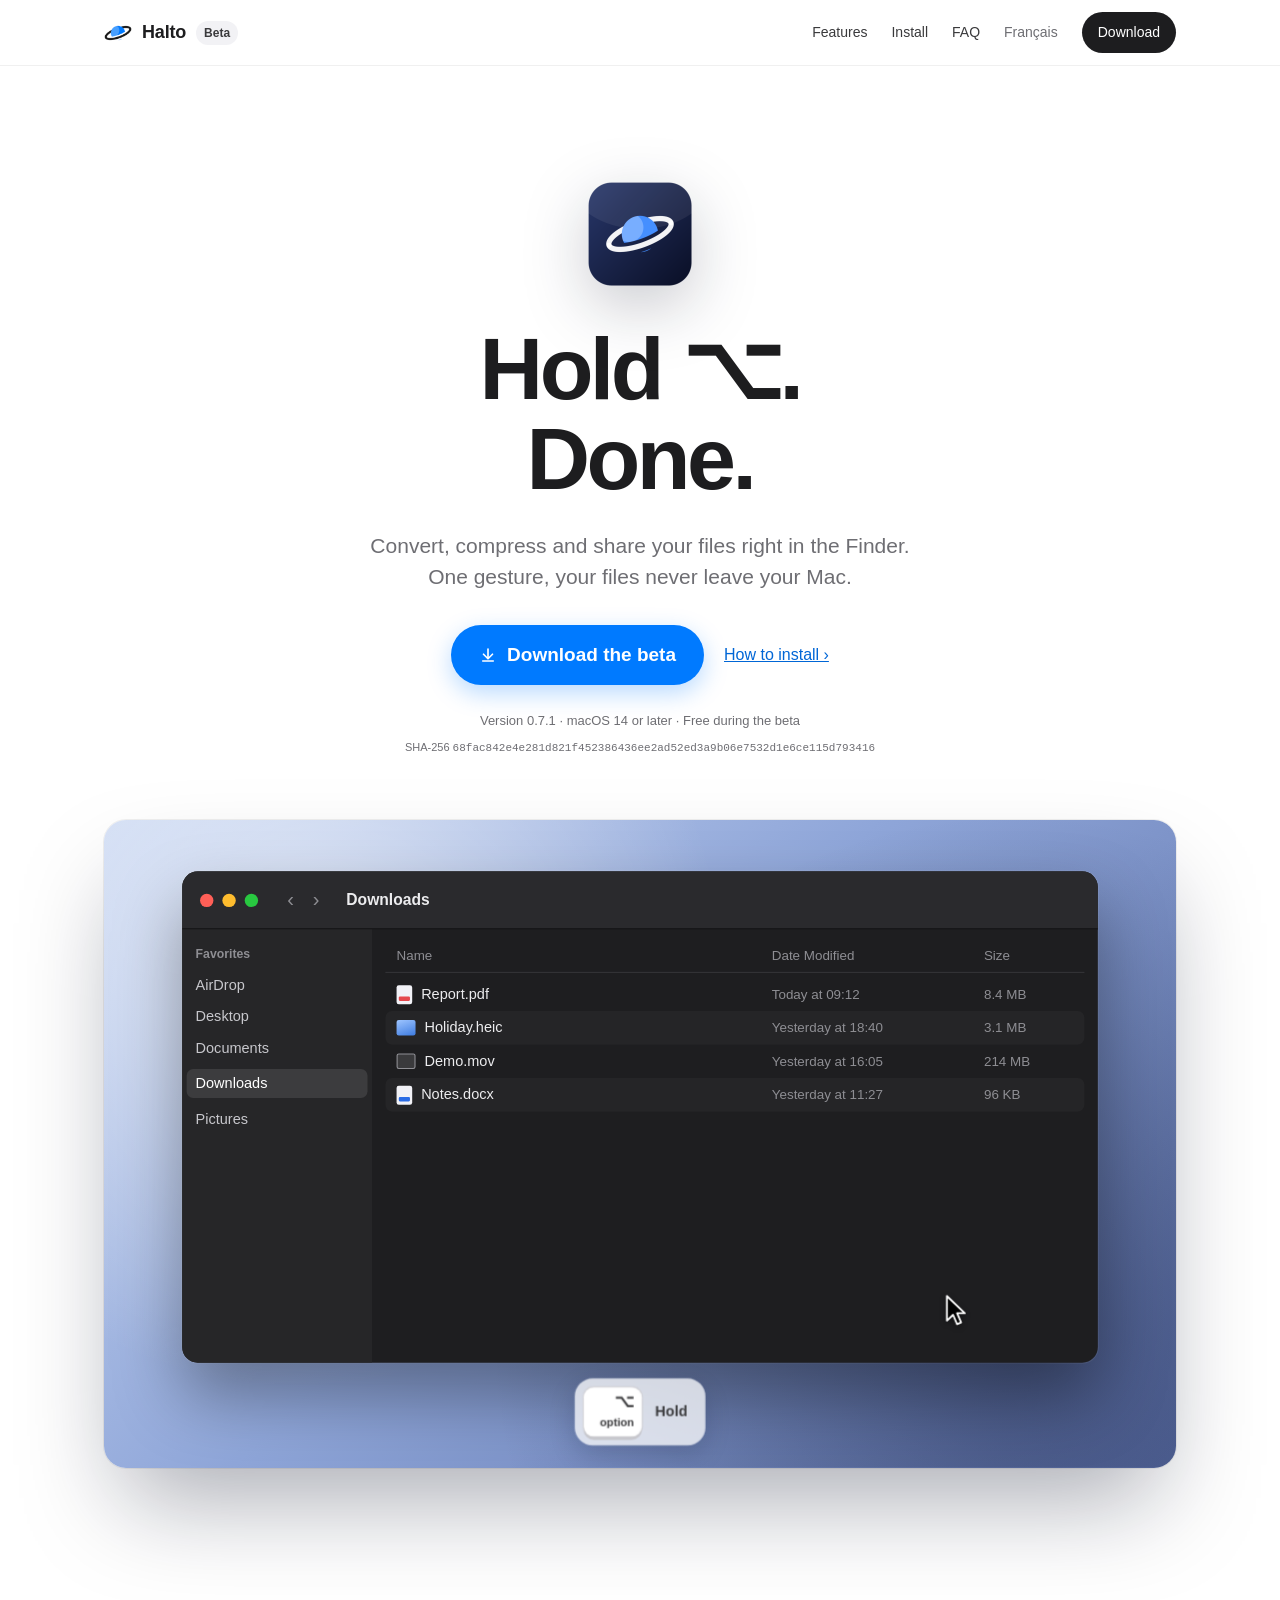
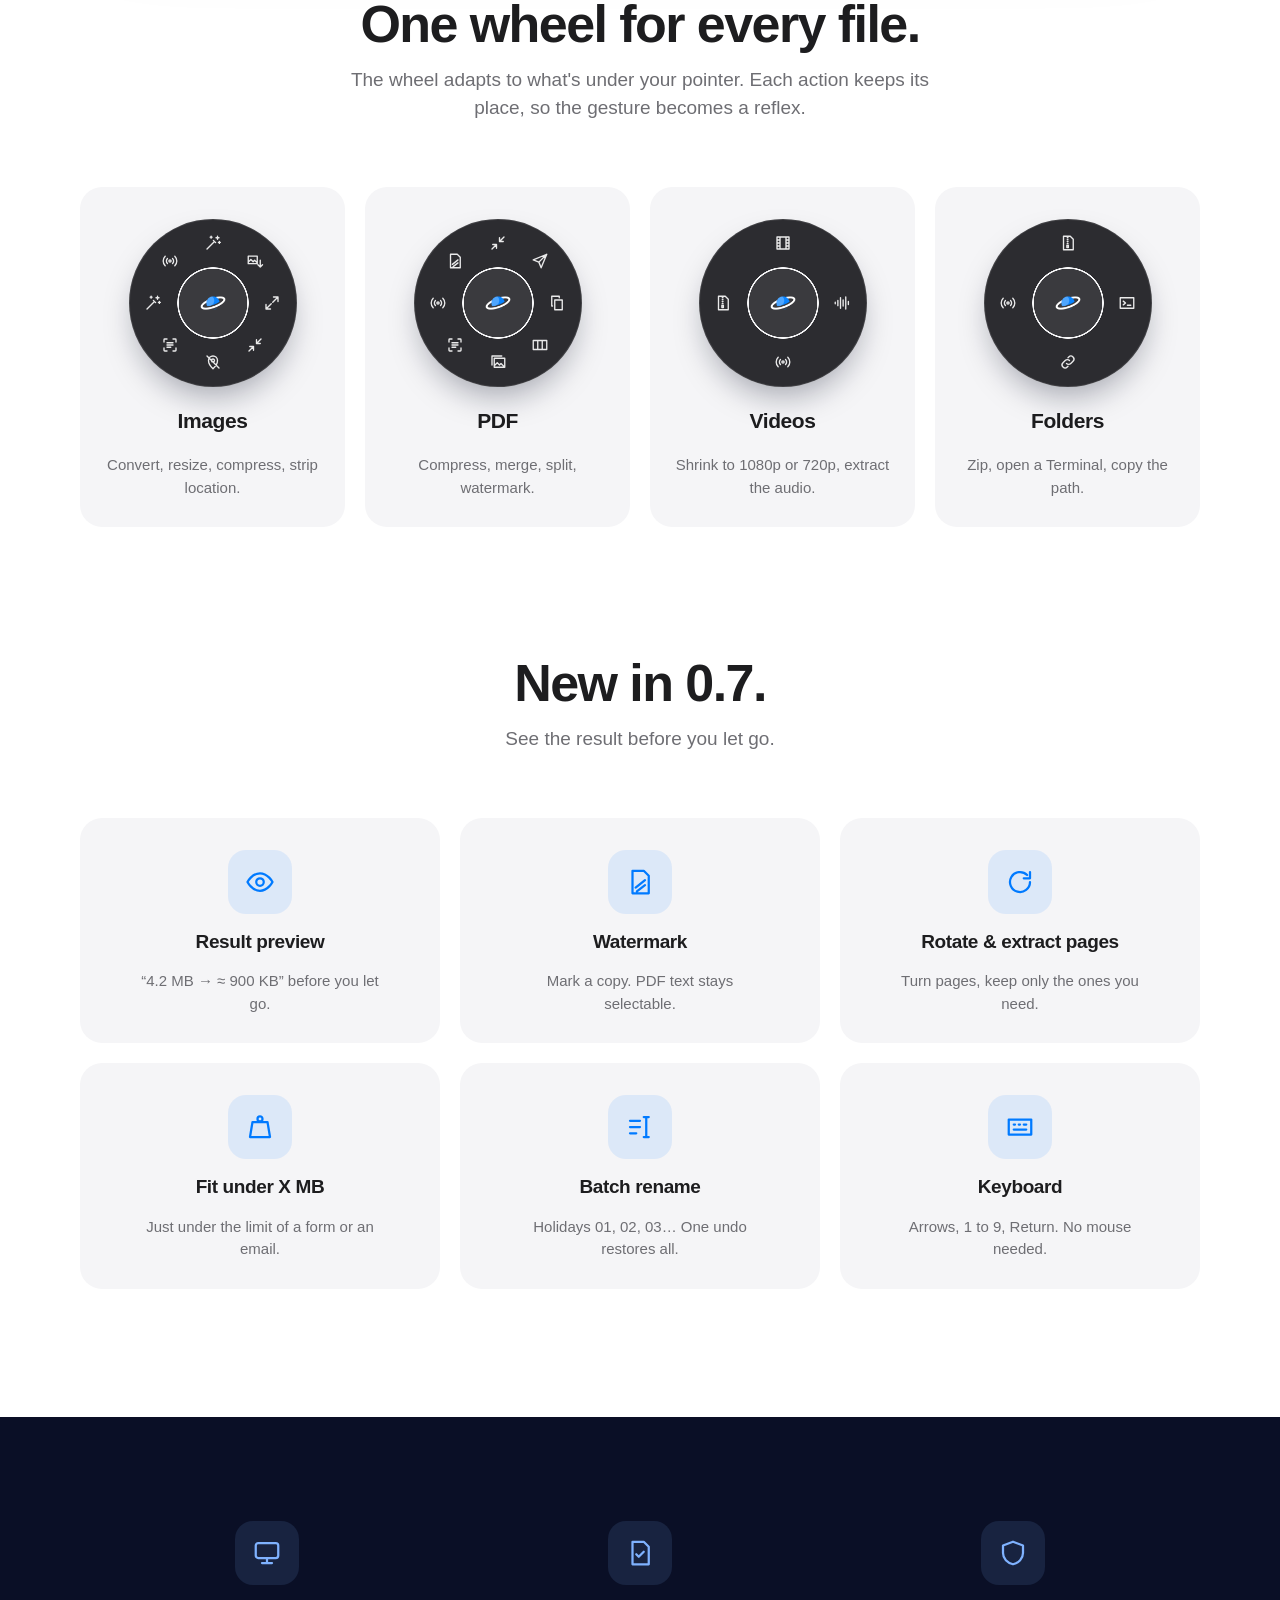
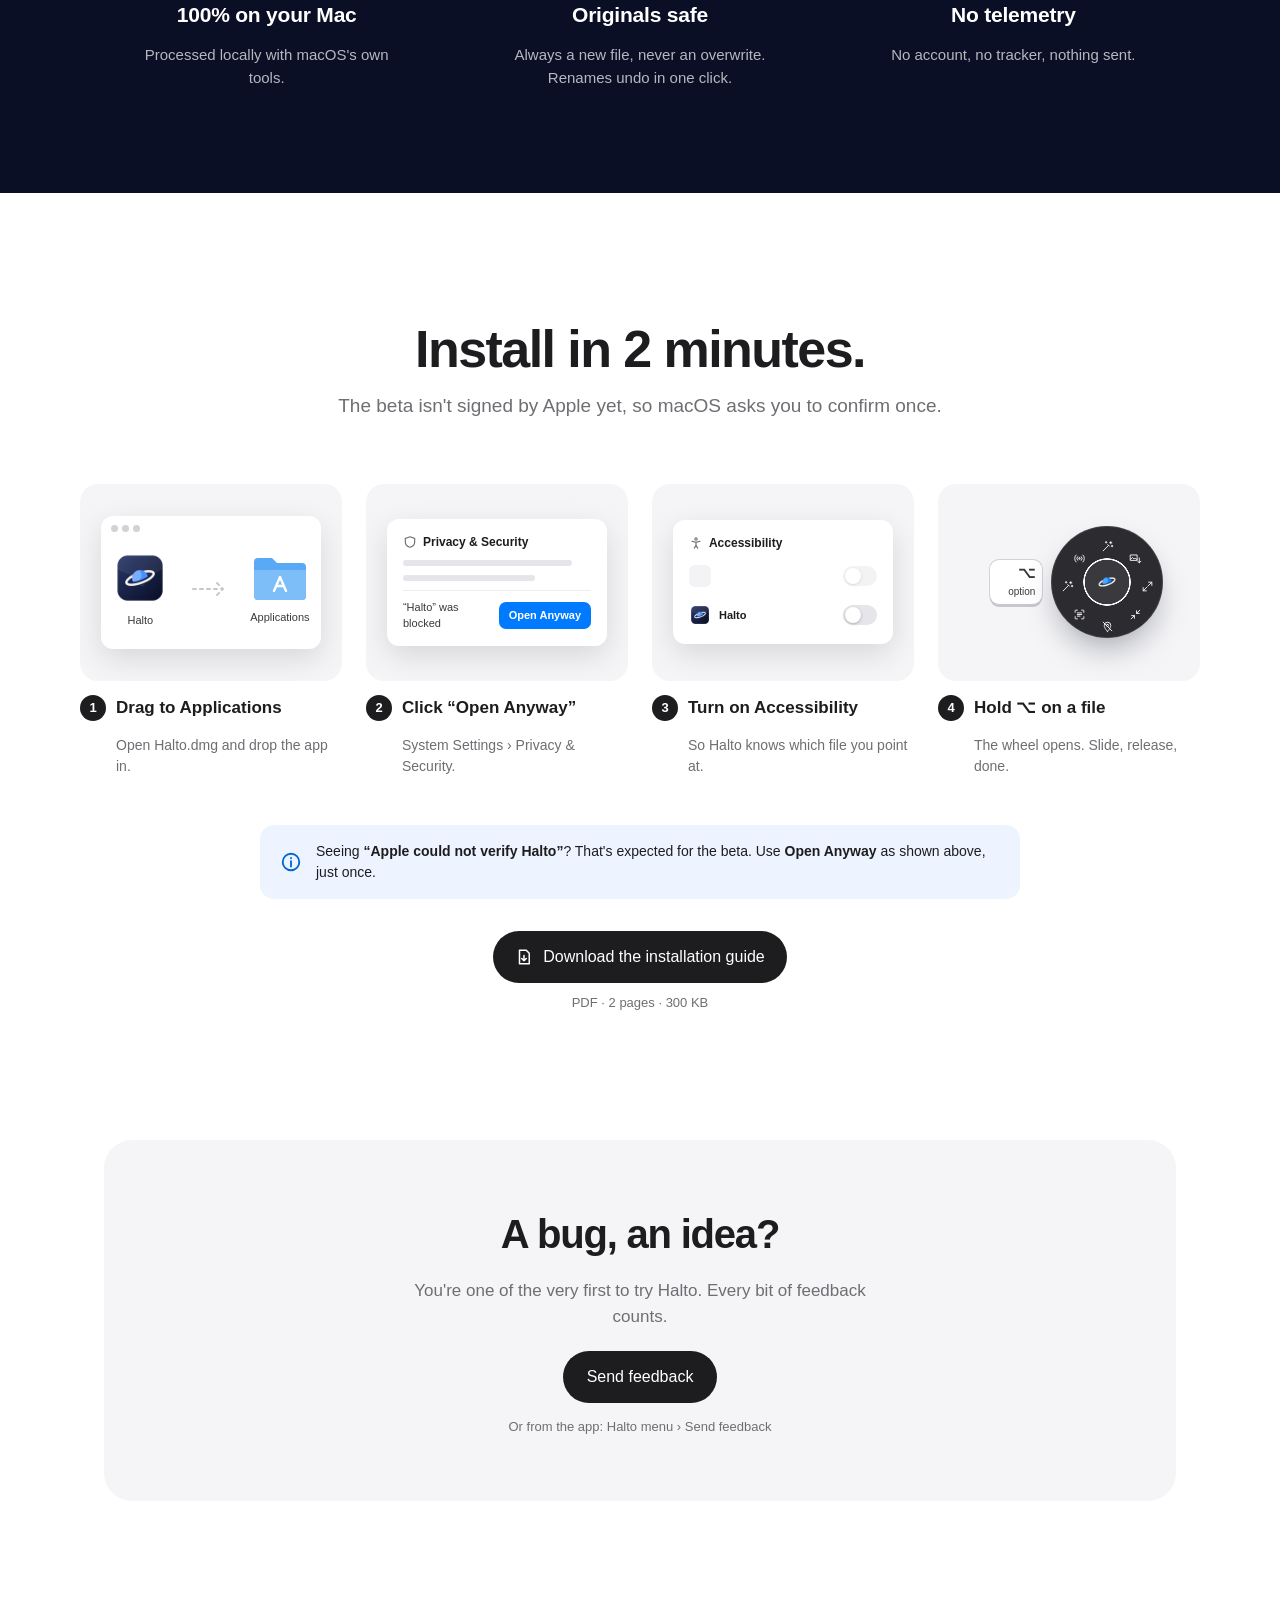
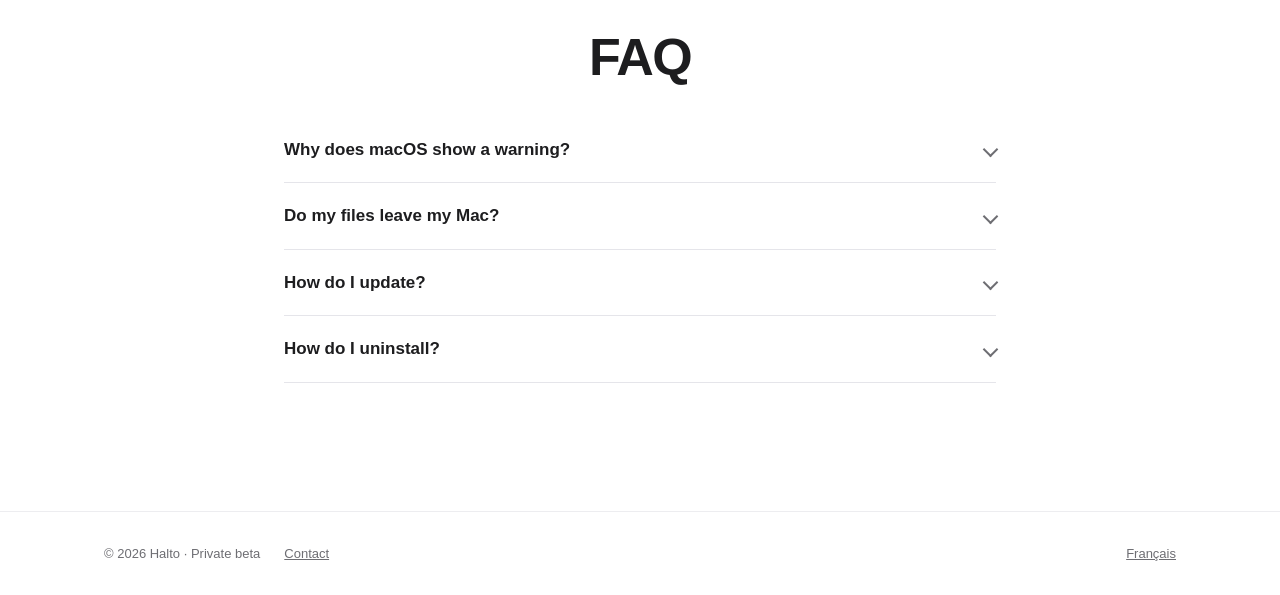
<file: index.html>
<!doctype html>
<html lang="en" class="nojs">
<head>
<meta charset="utf-8">
<meta name="viewport" content="width=device-width, initial-scale=1">
<title>Halto – Hold ⌥. Done.</title>
<meta name="description" content="Halto transforms your files right in the Finder with a single gesture. Your files stay on your Mac. Free beta for macOS 14 and later.">
<meta name="robots" content="noindex">
<meta http-equiv="Content-Security-Policy" content="default-src 'self'; script-src 'self'; style-src 'self' 'unsafe-inline'; img-src 'self'; object-src 'none'; base-uri 'none'; form-action 'none'">
<meta name="referrer" content="no-referrer">
<link rel="alternate" hreflang="fr" href="fr/">
<link rel="icon" type="image/png" href="assets/favicon.png">
<link rel="apple-touch-icon" href="assets/apple-touch-icon.png">
<link rel="stylesheet" href="assets/style.css">
<meta property="og:title" content="Halto – Hold ⌥. Done.">
<meta property="og:description" content="Convert, compress and resize your files in the Finder with a single gesture.">
<meta property="og:image" content="assets/halto-icone.png">
</head>
<body data-assets="assets/">

<header class="nav">
<nav class="wrap" aria-label="Main navigation">
<a class="brand" href="#top"><img src="assets/halto-logo.png" alt=""><b>Halto</b><span class="pill">Beta</span></a>
<div class="links">
<a href="#wheels">Features</a>
<a href="#install">Install</a>
<a href="#faq">FAQ</a>
<a class="lang" href="fr/" hreflang="fr" lang="fr">Français</a>
<a class="btn-dark" href="#download">Download</a>
</div>
</nav>
</header>

<main>
<section id="top" class="wrap hero">
<img class="icon reveal" src="assets/halto-icone.png" alt="Halto icon" width="128" height="128">
<h1 class="reveal" style="--d: .08s">Hold ⌥.<br>Done.</h1>
<p class="lead reveal" style="--d: .16s">Convert, compress and share your files right in the Finder. One gesture, your files never leave your Mac.</p>
<div id="download" class="cta reveal" style="--d: .24s">
<a class="btn-main" href="https://github.com/plusjamaisaterre/Halto-beta/releases/latest/download/Halto.dmg">
<svg width="18" height="18" viewBox="0 0 24 24" fill="none" stroke="currentColor" stroke-width="2.2" stroke-linecap="round" stroke-linejoin="round" aria-hidden="true"><path d="M12 4v12"/><path d="M6 11l6 6 6-6"/><path d="M5 20h14"/></svg>
Download the beta
</a>
<a href="#install">How to install ›</a>
</div>
<p class="meta reveal" style="--d: .3s">Version 0.7.1 · macOS 14 or later · Free during the beta</p>
<p class="meta sha reveal" style="--d: .34s">SHA-256 <code>68fac842e4e281d821f452386436ee2ad52ed3a9b06e7532d1e6ce115d793416</code></p>
</section>

<section class="wrap demo reveal" aria-label="Demo">
<div class="stage-wrap" role="img" aria-label="Animation: in the Finder, the cursor holds Option on a photo, a PDF and a video, and the Halto wheel converts, compresses and extracts the audio.">
<div class="stage" aria-hidden="true">
<div class="wall"></div>
<div class="finder">
<div class="fbar"><span class="dot" style="background:#FF5F57"></span><span class="dot" style="background:#FEBC2E"></span><span class="dot" style="background:#28C840"></span><span class="navb">‹ ›</span><span class="ttl">Downloads</span></div>
<div class="fbody">
<div class="fside"><small>Favorites</small><span>AirDrop</span><span>Desktop</span><span>Documents</span><span class="on">Downloads</span><span>Pictures</span></div>
<div class="flist">
<div class="fhead"><span>Name</span><span>Date Modified</span><span>Size</span></div>
<div class="rows"></div>
</div>
</div>
</div>
<div class="wheel">
<svg class="seg" width="260" height="260" viewBox="0 0 260 260"><defs><linearGradient id="segGrad" x1="0" y1="0" x2="0" y2="1"><stop offset="0" stop-color="#3D9BFF"/><stop offset="1" stop-color="#0066E0"/></linearGradient><filter id="glow" x="-50%" y="-50%" width="200%" height="200%"><feDropShadow dx="0" dy="0" stdDeviation="6" flood-color="#007AFF" flood-opacity="0.55"/></filter></defs><path d="" fill="url(#segGrad)" fill-opacity="0.9" stroke="rgba(255,255,255,0.35)" stroke-width="1" filter="url(#glow)"/></svg>
<div class="hub"><img src="assets/halto-logo-sombre.png" alt=""><b></b></div>
</div>
<div class="hud"><svg width="16" height="16" viewBox="0 0 24 24" aria-hidden="true"><circle cx="12" cy="12" r="10" fill="#34C759"/><path d="M7.5 12.5l3 3 6-6.5" fill="none" stroke="#FFFFFF" stroke-width="2.2" stroke-linecap="round" stroke-linejoin="round"/></svg><span></span></div>
<div class="cursor"><svg width="22" height="30" viewBox="0 0 22 30"><path d="M2 2v22l5.5-5.2 3.6 8.4 3.6-1.6-3.6-8.2H18z" fill="#000000" stroke="#FFFFFF" stroke-width="1.6" stroke-linejoin="round"/></svg></div>
<div class="key"><span class="cap"><b>⌥</b>option</span><span class="hold">Hold</span></div>
</div>
</div>
</section>

<section id="wheels" class="wrap section" style="padding-top: 0">
<div class="intro reveal">
<h2 class="h2">One wheel for every file.</h2>
<p class="lead">The wheel adapts to what's under your pointer. Each action keeps its place, so the gesture becomes a reflex.</p>
</div>
<div class="types">
<div class="type reveal"><div class="mini" data-set="image"></div><h3>Images</h3><p>Convert, resize, compress, strip location.</p></div>
<div class="type reveal" style="--d: .08s"><div class="mini" data-set="pdf"></div><h3>PDF</h3><p>Compress, merge, split, watermark.</p></div>
<div class="type reveal" style="--d: .16s"><div class="mini" data-set="video"></div><h3>Videos</h3><p>Shrink to 1080p or 720p, extract the audio.</p></div>
<div class="type reveal" style="--d: .24s"><div class="mini" data-set="folder"></div><h3>Folders</h3><p>Zip, open a Terminal, copy the path.</p></div>
</div>
</section>

<section id="new" class="wrap section new" style="padding-top: 0">
<div class="intro reveal">
<h2 class="h2">New in 0.7.</h2>
<p class="lead">See the result before you let go.</p>
</div>
<div class="types">
<div class="type reveal" style="--d: .00s"><span class="badge"><svg width="30" height="30" viewBox="0 0 24 24" fill="none" stroke="currentColor" stroke-width="1.8" stroke-linecap="round" stroke-linejoin="round" aria-hidden="true"><path d="M2 12s3.6-7 10-7 10 7 10 7-3.6 7-10 7S2 12 2 12zM12 9a3 3 0 1 0 0 6a3 3 0 1 0 0-6"/></svg></span><h3>Result preview</h3><p>“4.2 MB → ≈ 900 KB” before you let go.</p></div>
<div class="type reveal" style="--d: .06s"><span class="badge"><svg width="30" height="30" viewBox="0 0 24 24" fill="none" stroke="currentColor" stroke-width="1.8" stroke-linecap="round" stroke-linejoin="round" aria-hidden="true"><path d="M6 3h9l4 4v14H6zM8.5 16.5l7.5-6M9.5 19.5l6.5-5"/></svg></span><h3>Watermark</h3><p>Mark a copy. PDF text stays selectable.</p></div>
<div class="type reveal" style="--d: .12s"><span class="badge"><svg width="30" height="30" viewBox="0 0 24 24" fill="none" stroke="currentColor" stroke-width="1.8" stroke-linecap="round" stroke-linejoin="round" aria-hidden="true"><path d="M20 12a8 8 0 1 1-2.3-5.6M20 4v5h-5"/></svg></span><h3>Rotate &amp; extract pages</h3><p>Turn pages, keep only the ones you need.</p></div>
<div class="type reveal" style="--d: .18s"><span class="badge"><svg width="30" height="30" viewBox="0 0 24 24" fill="none" stroke="currentColor" stroke-width="1.8" stroke-linecap="round" stroke-linejoin="round" aria-hidden="true"><path d="M12 3.5a2 2 0 1 0 0 4a2 2 0 1 0 0-4M6 8h12l2 12H4z"/></svg></span><h3>Fit under X MB</h3><p>Just under the limit of a form or an email.</p></div>
<div class="type reveal" style="--d: .24s"><span class="badge"><svg width="30" height="30" viewBox="0 0 24 24" fill="none" stroke="currentColor" stroke-width="1.8" stroke-linecap="round" stroke-linejoin="round" aria-hidden="true"><path d="M4 7h8M4 12h8M4 17h5M17 4v16M15 4h4M15 20h4"/></svg></span><h3>Batch rename</h3><p>Holidays 01, 02, 03… One undo restores all.</p></div>
<div class="type reveal" style="--d: .30s"><span class="badge"><svg width="30" height="30" viewBox="0 0 24 24" fill="none" stroke="currentColor" stroke-width="1.8" stroke-linecap="round" stroke-linejoin="round" aria-hidden="true"><path d="M3 6h18v12H3zM7 10h1M11 10h1M15 10h2M7 14h10"/></svg></span><h3>Keyboard</h3><p>Arrows, 1 to 9, Return. No mouse needed.</p></div>
</div>
</section>

<section class="trust" aria-label="Privacy">
<div class="wrap grid3">
<div class="reveal">
<span class="badge"><svg width="30" height="30" viewBox="0 0 24 24" fill="none" stroke="currentColor" stroke-width="1.8" stroke-linecap="round" stroke-linejoin="round" aria-hidden="true"><rect x="3" y="4" width="18" height="12" rx="2"/><path d="M8 20h8M12 16v4"/></svg></span>
<b>100% on your Mac</b>
<p>Processed locally with macOS's own tools.</p>
</div>
<div class="reveal" style="--d: .08s">
<span class="badge"><svg width="30" height="30" viewBox="0 0 24 24" fill="none" stroke="currentColor" stroke-width="1.8" stroke-linecap="round" stroke-linejoin="round" aria-hidden="true"><path d="M6 3h9l4 4v14H6z"/><path d="M9 13l2 2 4-4"/></svg></span>
<b>Originals safe</b>
<p>Always a new file, never an overwrite. Renames undo in one click.</p>
</div>
<div class="reveal" style="--d: .16s">
<span class="badge"><svg width="30" height="30" viewBox="0 0 24 24" fill="none" stroke="currentColor" stroke-width="1.8" stroke-linecap="round" stroke-linejoin="round" aria-hidden="true"><path d="M12 3l8 3v6c0 4.5-3.4 8-8 9-4.6-1-8-4.5-8-9V6z"/></svg></span>
<b>No telemetry</b>
<p>No account, no tracker, nothing sent.</p>
</div>
</div>
</section>

<section id="install" class="wrap section">
<div class="intro reveal">
<h2 class="h2">Install in 2 minutes.</h2>
<p class="lead">The beta isn't signed by Apple yet, so macOS asks you to confirm once.</p>
</div>
<ol class="steps">
<li class="reveal">
<div class="art" aria-hidden="true">
<div class="dmgwin"><span class="tl"><i></i><i></i><i></i></span>
<span class="app"><img src="assets/halto-icone.png" alt="">Halto</span>
<svg class="arrow" width="36" height="16" viewBox="0 0 36 16" fill="none" stroke="currentColor" stroke-width="2" stroke-linecap="round" stroke-linejoin="round"><path d="M2 8h30M26 2l6 6-6 6" stroke-dasharray="3 4"/></svg>
<span class="apps"><svg viewBox="0 0 58 50"><path d="M3 9a4 4 0 0 1 4-4h14l5 5h25a4 4 0 0 1 4 4v29a4 4 0 0 1-4 4H7a4 4 0 0 1-4-4z" fill="#5AA9F5"/><path d="M3 17h52v26a4 4 0 0 1-4 4H7a4 4 0 0 1-4-4z" fill="#7DBEF9"/><path d="M23 38l6-14 6 14M25.5 33h7" stroke="#FFFFFF" stroke-width="2.4" fill="none" stroke-linecap="round" stroke-linejoin="round"/></svg>Applications</span>
</div>
</div>
<span class="lbl">Drag to Applications</span>
<p>Open Halto.dmg and drop the app in.</p>
</li>
<li class="reveal" style="--d: .08s">
<div class="art" aria-hidden="true">
<div class="panel">
<span class="ph"><svg width="14" height="14" viewBox="0 0 24 24" fill="none" stroke="#6E6E73" stroke-width="2" stroke-linecap="round"><path d="M12 3l8 3v6c0 4.5-3.4 8-8 9-4.6-1-8-4.5-8-9V6z"/></svg>Privacy &amp; Security</span>
<span class="bar" style="width: 90%"></span><span class="bar" style="width: 70%"></span>
<span class="msg"><span>“Halto” was blocked</span><span class="open">Open Anyway</span></span>
</div>
</div>
<span class="lbl">Click “Open Anyway”</span>
<p>System Settings › Privacy &amp; Security.</p>
</li>
<li class="reveal" style="--d: .16s">
<div class="art" aria-hidden="true">
<div class="panel">
<span class="ph"><svg width="14" height="14" viewBox="0 0 24 24" fill="none" stroke="#6E6E73" stroke-width="2" stroke-linecap="round"><circle cx="12" cy="5" r="2"/><path d="M5 9l7 2 7-2M12 11v5l-3 5M12 16l3 5"/></svg>Accessibility</span>
<span class="rowa dim"><i></i><span>&nbsp;</span><span class="tog"></span></span>
<span class="rowa"><img src="assets/halto-icone.png" alt=""><span>Halto</span><span class="tog anim"></span></span>
</div>
</div>
<span class="lbl">Turn on Accessibility</span>
<p>So Halto knows which file you point at.</p>
</li>
<li class="reveal" style="--d: .24s">
<div class="art" aria-hidden="true">
<span class="cap"><b>⌥</b>option</span>
<div class="mini" data-set="image"></div>
</div>
<span class="lbl">Hold ⌥ on a file</span>
<p>The wheel opens. Slide, release, done.</p>
</li>
</ol>
<div class="note reveal">
<svg width="22" height="22" viewBox="0 0 24 24" fill="none" stroke="#0066D6" stroke-width="2" stroke-linecap="round" aria-hidden="true"><circle cx="12" cy="12" r="9"/><path d="M12 11v6M12 7.5v.5"/></svg>
<p>Seeing <strong>“Apple could not verify Halto”</strong>? That's expected for the beta. Use <strong>Open Anyway</strong> as shown above, just once.</p>
</div>
<div class="guide reveal"><a class="btn-dark" href="assets/Halto-Install-Guide.pdf" download><svg width="18" height="18" viewBox="0 0 24 24" fill="none" stroke="currentColor" stroke-width="2" stroke-linecap="round" stroke-linejoin="round" aria-hidden="true"><path d="M6 3h9l4 4v14H6z"/><path d="M12 10v7M9 14l3 3 3-3"/></svg>Download the installation guide</a><span class="meta">PDF · 2 pages · 300 KB</span></div>
</section>

<section class="wrap" style="padding-bottom: 128px">
<div class="feedback reveal">
<h2>A bug, an idea?</h2>
<p class="lead">You're one of the very first to try Halto. Every bit of feedback counts.</p>
<a class="btn-dark" href="mailto:halto.retours@outlook.com?subject=Halto%20beta%20feedback">Send feedback</a>
<p class="meta">Or from the app: Halto menu › Send feedback</p>
</div>
</section>

<section id="faq" class="wrap faq" style="padding-bottom: 128px">
<h2 class="h2 reveal">FAQ</h2>
<div class="reveal">
<details><summary>Why does macOS show a warning?</summary><div class="ans"><p>The beta isn't signed with an Apple Developer certificate yet. Everything runs locally and the public release will be signed.</p></div></details>
<details><summary>Do my files leave my Mac?</summary><div class="ans"><p>No. Halto only uses tools built into macOS. No files and no statistics are sent.</p></div></details>
<details><summary>How do I update?</summary><div class="ans"><p>Download the latest version from this page. It replaces the old one and keeps your settings.</p></div></details>
<details><summary>How do I uninstall?</summary><div class="ans"><p>Quit Halto from the menu bar, then move the app to the Trash.</p></div></details>
</div>
</section>
</main>

<footer>
<div class="wrap">
<span>© 2026 Halto · Private beta</span>
<a href="mailto:halto.retours@outlook.com">Contact</a>
<a class="end" href="fr/" hreflang="fr" lang="fr">Français</a>
</div>
</footer>

<script src="assets/main.js"></script>
</body>
</html>
</file>
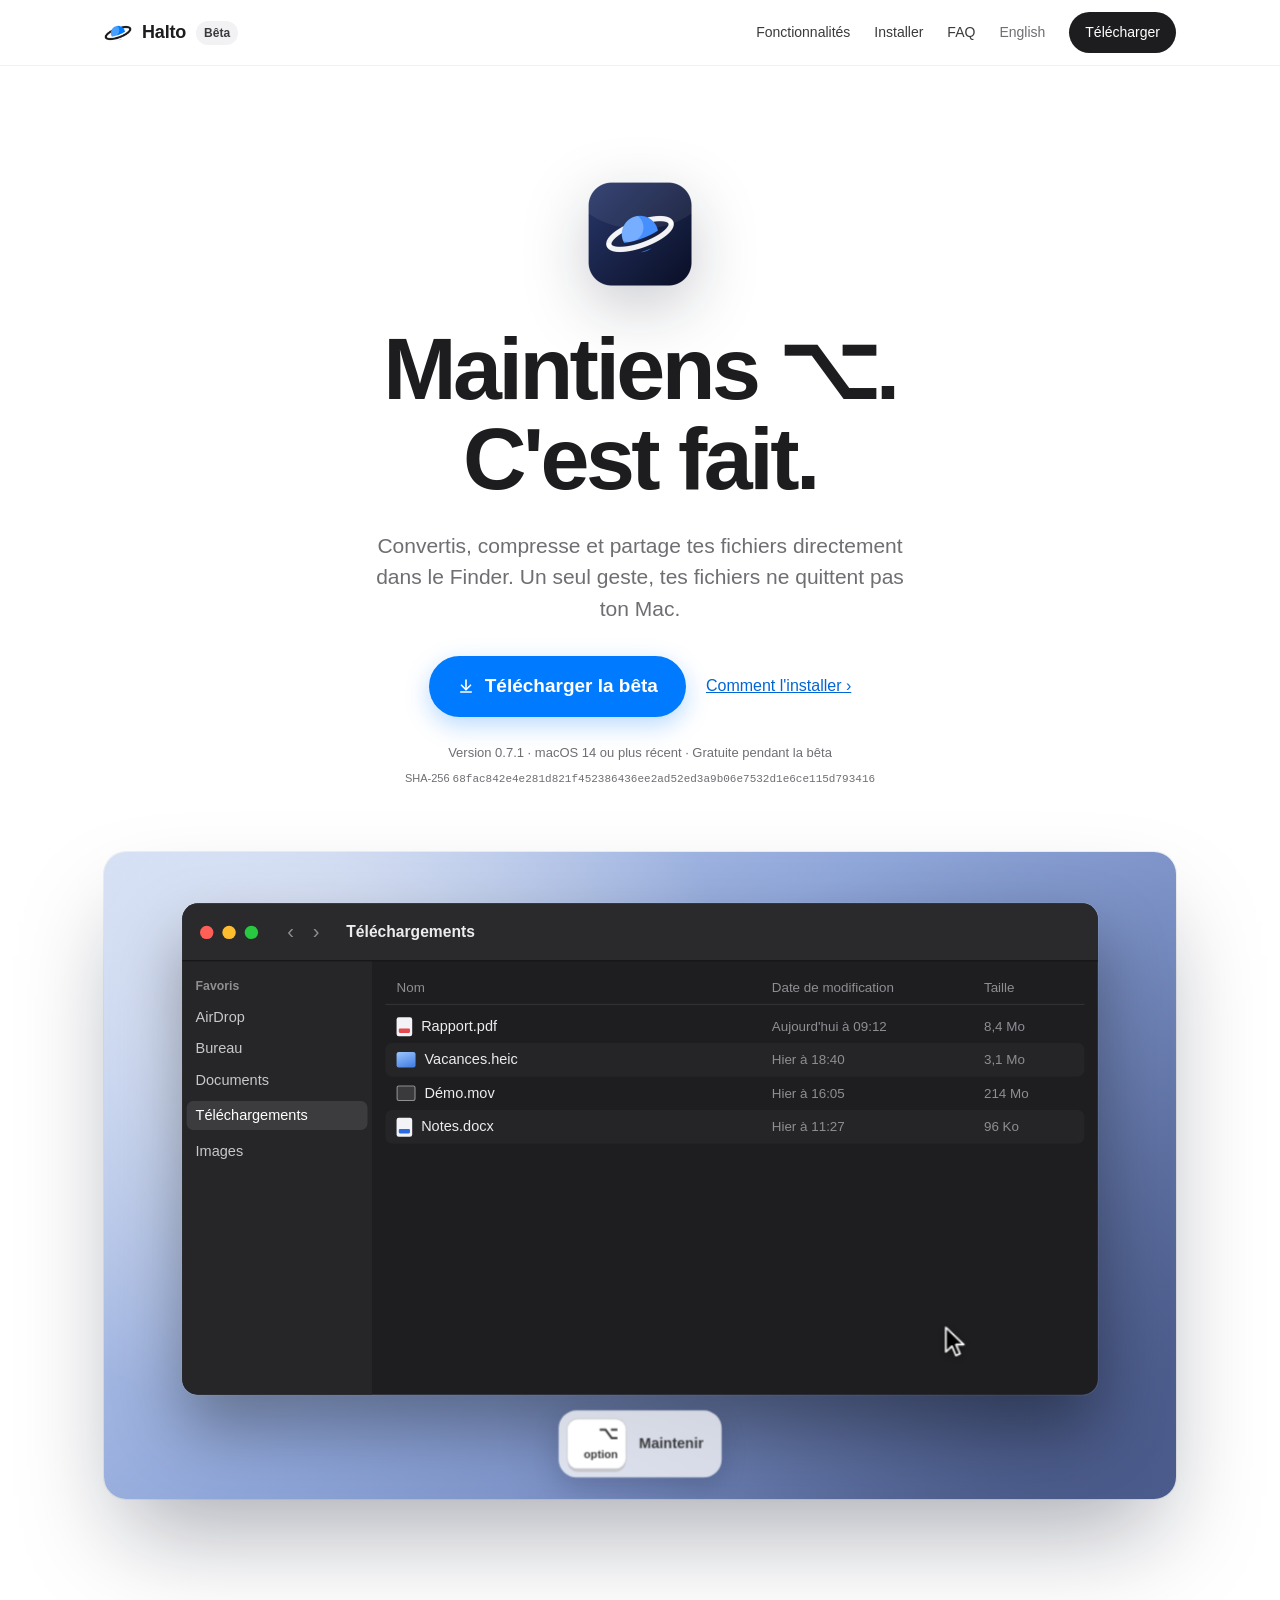
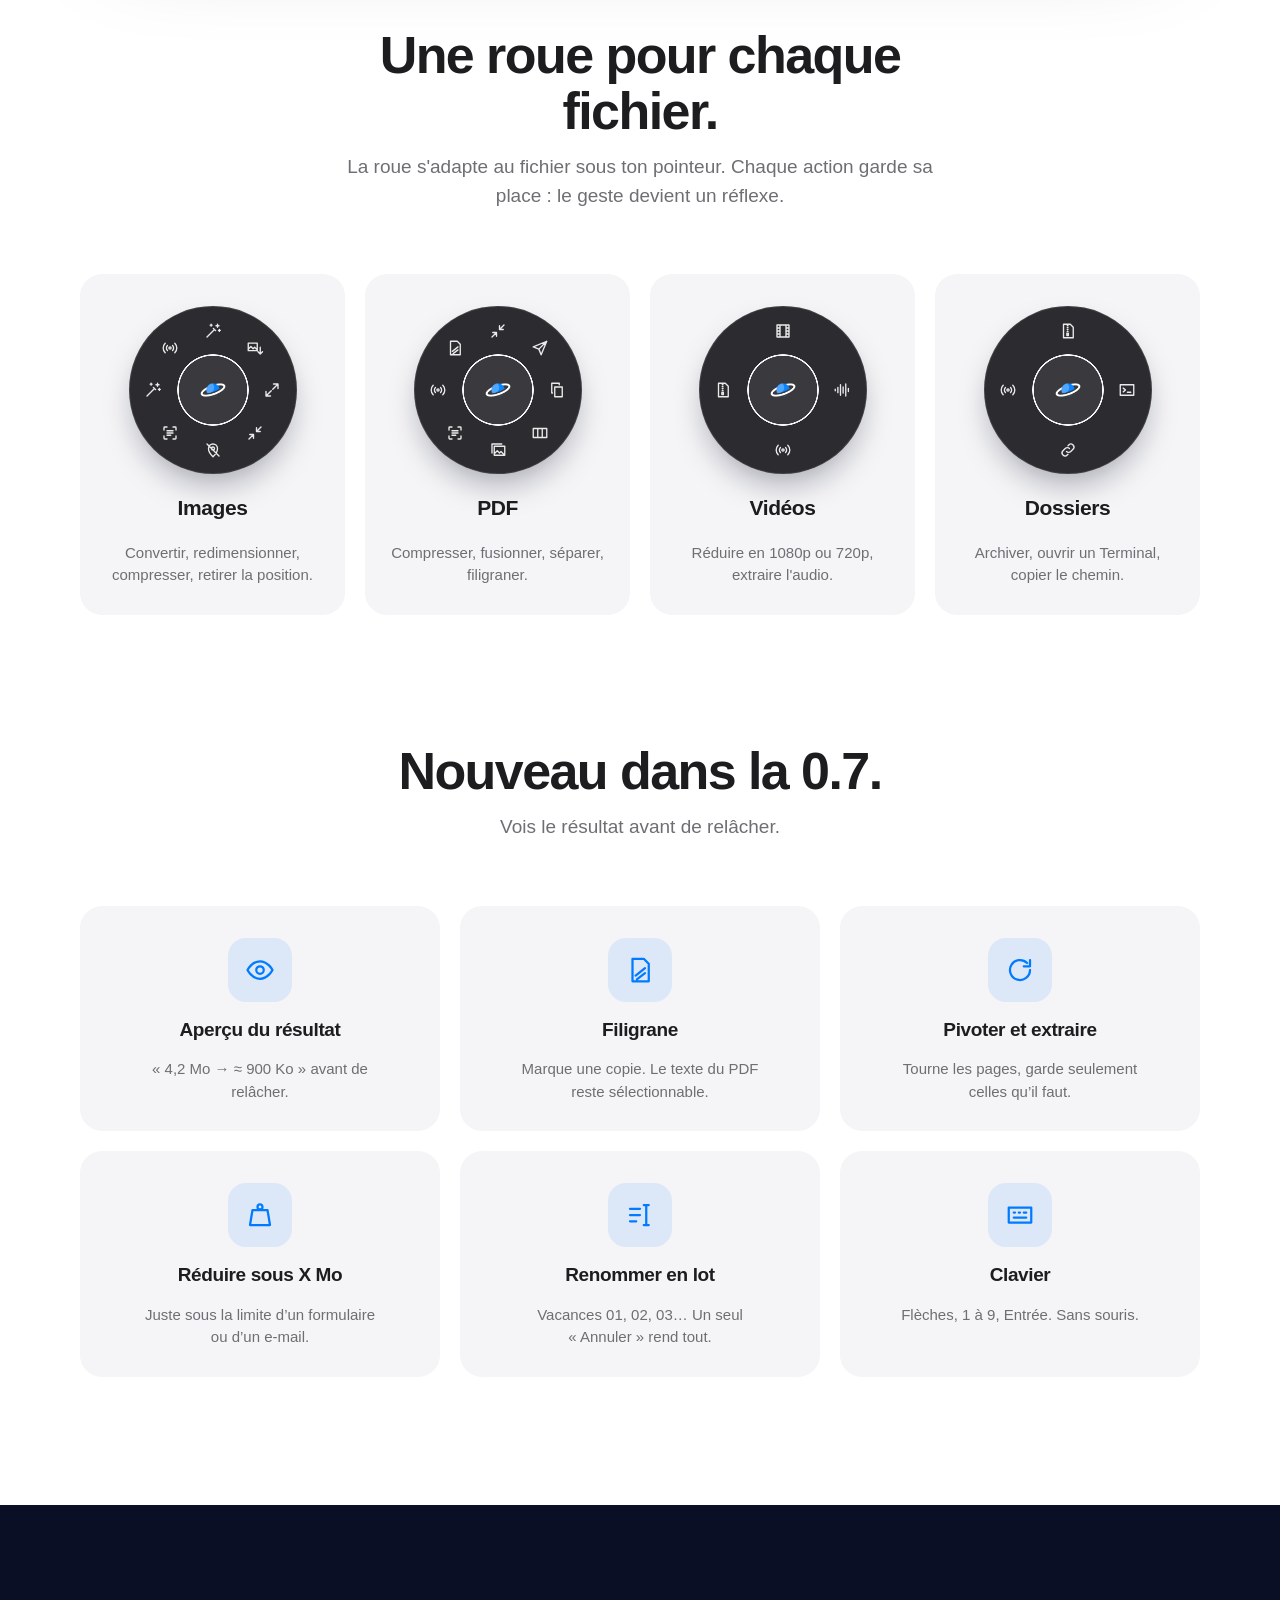
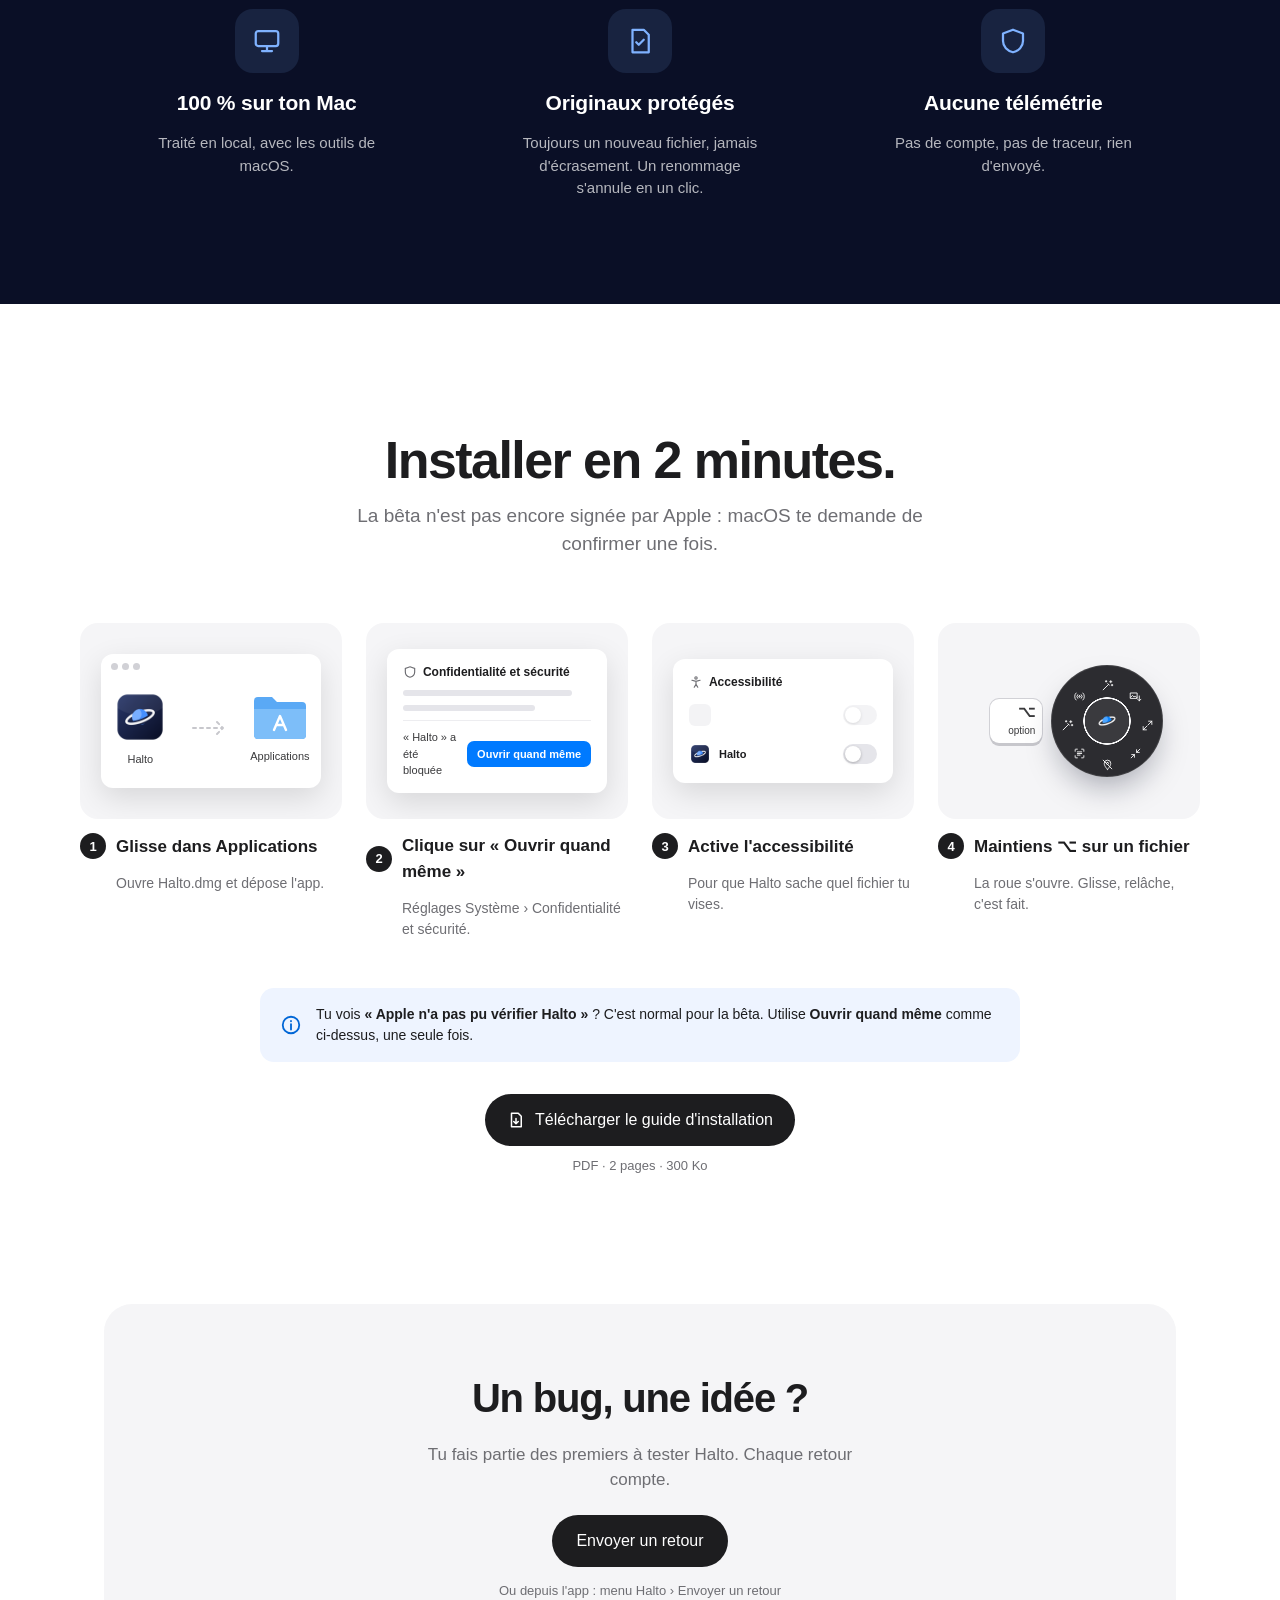
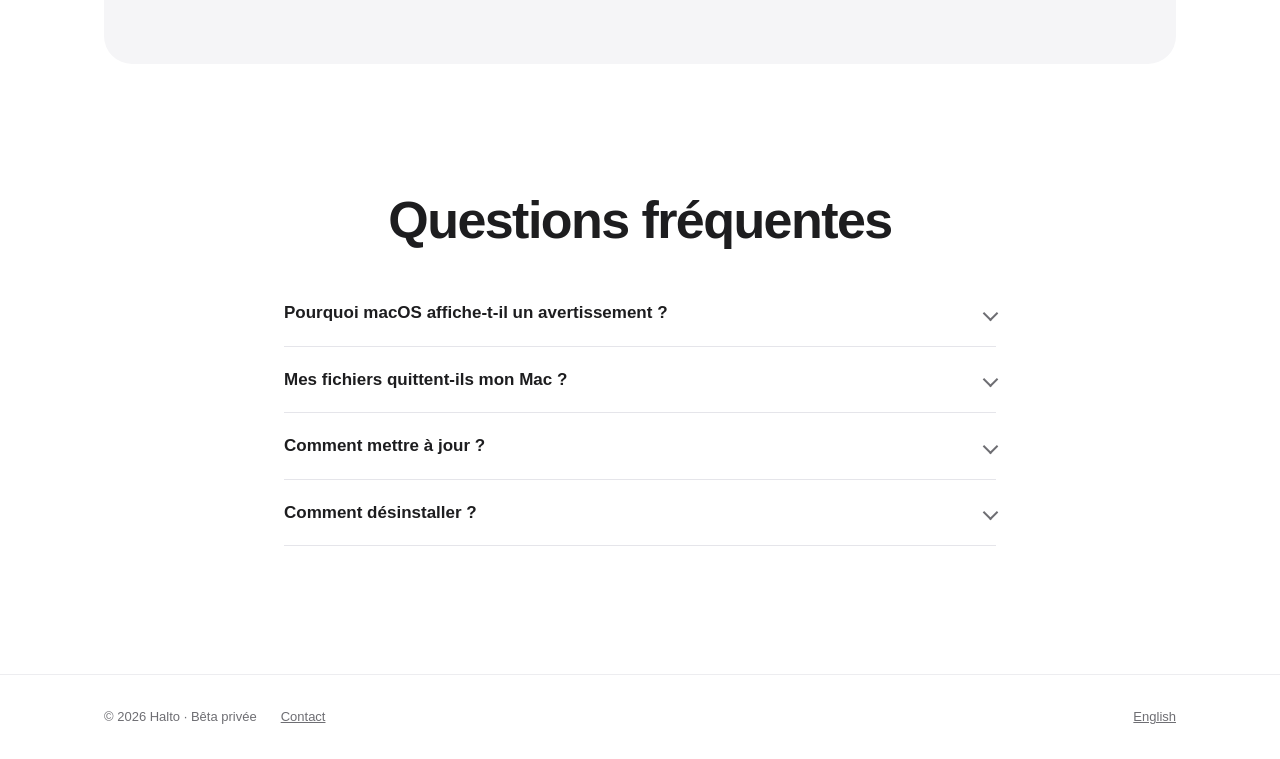
<file: fr/index.html>
<!doctype html>
<html lang="fr" class="nojs">
<head>
<meta charset="utf-8">
<meta name="viewport" content="width=device-width, initial-scale=1">
<title>Halto – Maintiens ⌥. C'est fait.</title>
<meta name="description" content="Halto transforme tes fichiers directement dans le Finder, d'un seul geste. Tes fichiers restent sur ton Mac. Bêta gratuite pour macOS 14 et plus.">
<meta name="robots" content="noindex">
<meta http-equiv="Content-Security-Policy" content="default-src 'self'; script-src 'self'; style-src 'self' 'unsafe-inline'; img-src 'self'; object-src 'none'; base-uri 'none'; form-action 'none'">
<meta name="referrer" content="no-referrer">
<link rel="alternate" hreflang="en" href="../">
<link rel="icon" type="image/png" href="../assets/favicon.png">
<link rel="apple-touch-icon" href="../assets/apple-touch-icon.png">
<link rel="stylesheet" href="../assets/style.css">
<meta property="og:title" content="Halto – Maintiens ⌥. C'est fait.">
<meta property="og:description" content="Convertis, compresse, redimensionne tes fichiers dans le Finder, d'un seul geste.">
<meta property="og:image" content="../assets/halto-icone.png">
</head>
<body data-assets="../assets/">

<header class="nav">
<nav class="wrap" aria-label="Navigation principale">
<a class="brand" href="#top"><img src="../assets/halto-logo.png" alt=""><b>Halto</b><span class="pill">Bêta</span></a>
<div class="links">
<a href="#wheels">Fonctionnalités</a>
<a href="#install">Installer</a>
<a href="#faq">FAQ</a>
<a class="lang" href="../" hreflang="en" lang="en">English</a>
<a class="btn-dark" href="#download">Télécharger</a>
</div>
</nav>
</header>

<main>
<section id="top" class="wrap hero">
<img class="icon reveal" src="../assets/halto-icone.png" alt="Icône de Halto" width="128" height="128">
<h1 class="reveal" style="--d: .08s">Maintiens ⌥.<br>C'est fait.</h1>
<p class="lead reveal" style="--d: .16s">Convertis, compresse et partage tes fichiers directement dans le Finder. Un seul geste, tes fichiers ne quittent pas ton Mac.</p>
<div id="download" class="cta reveal" style="--d: .24s">
<a class="btn-main" href="https://github.com/plusjamaisaterre/Halto-beta/releases/latest/download/Halto.dmg">
<svg width="18" height="18" viewBox="0 0 24 24" fill="none" stroke="currentColor" stroke-width="2.2" stroke-linecap="round" stroke-linejoin="round" aria-hidden="true"><path d="M12 4v12"/><path d="M6 11l6 6 6-6"/><path d="M5 20h14"/></svg>
Télécharger la bêta
</a>
<a href="#install">Comment l'installer ›</a>
</div>
<p class="meta reveal" style="--d: .3s">Version 0.7.1 · macOS 14 ou plus récent · Gratuite pendant la bêta</p>
<p class="meta sha reveal" style="--d: .34s">SHA-256 <code>68fac842e4e281d821f452386436ee2ad52ed3a9b06e7532d1e6ce115d793416</code></p>
</section>

<section class="wrap demo reveal" aria-label="Démonstration">
<div class="stage-wrap" role="img" aria-label="Animation : dans le Finder, le curseur maintient Option sur une photo, un PDF et une vidéo, et la roue de Halto convertit, compresse et extrait l'audio.">
<div class="stage" aria-hidden="true">
<div class="wall"></div>
<div class="finder">
<div class="fbar"><span class="dot" style="background:#FF5F57"></span><span class="dot" style="background:#FEBC2E"></span><span class="dot" style="background:#28C840"></span><span class="navb">‹ ›</span><span class="ttl">Téléchargements</span></div>
<div class="fbody">
<div class="fside"><small>Favoris</small><span>AirDrop</span><span>Bureau</span><span>Documents</span><span class="on">Téléchargements</span><span>Images</span></div>
<div class="flist">
<div class="fhead"><span>Nom</span><span>Date de modification</span><span>Taille</span></div>
<div class="rows"></div>
</div>
</div>
</div>
<div class="wheel">
<svg class="seg" width="260" height="260" viewBox="0 0 260 260"><defs><linearGradient id="segGrad" x1="0" y1="0" x2="0" y2="1"><stop offset="0" stop-color="#3D9BFF"/><stop offset="1" stop-color="#0066E0"/></linearGradient><filter id="glow" x="-50%" y="-50%" width="200%" height="200%"><feDropShadow dx="0" dy="0" stdDeviation="6" flood-color="#007AFF" flood-opacity="0.55"/></filter></defs><path d="" fill="url(#segGrad)" fill-opacity="0.9" stroke="rgba(255,255,255,0.35)" stroke-width="1" filter="url(#glow)"/></svg>
<div class="hub"><img src="../assets/halto-logo-sombre.png" alt=""><b></b></div>
</div>
<div class="hud"><svg width="16" height="16" viewBox="0 0 24 24" aria-hidden="true"><circle cx="12" cy="12" r="10" fill="#34C759"/><path d="M7.5 12.5l3 3 6-6.5" fill="none" stroke="#FFFFFF" stroke-width="2.2" stroke-linecap="round" stroke-linejoin="round"/></svg><span></span></div>
<div class="cursor"><svg width="22" height="30" viewBox="0 0 22 30"><path d="M2 2v22l5.5-5.2 3.6 8.4 3.6-1.6-3.6-8.2H18z" fill="#000000" stroke="#FFFFFF" stroke-width="1.6" stroke-linejoin="round"/></svg></div>
<div class="key"><span class="cap"><b>⌥</b>option</span><span class="hold">Maintenir</span></div>
</div>
</div>
</section>

<section id="wheels" class="wrap section" style="padding-top: 0">
<div class="intro reveal">
<h2 class="h2">Une roue pour chaque fichier.</h2>
<p class="lead">La roue s'adapte au fichier sous ton pointeur. Chaque action garde sa place : le geste devient un réflexe.</p>
</div>
<div class="types">
<div class="type reveal"><div class="mini" data-set="image"></div><h3>Images</h3><p>Convertir, redimensionner, compresser, retirer la position.</p></div>
<div class="type reveal" style="--d: .08s"><div class="mini" data-set="pdf"></div><h3>PDF</h3><p>Compresser, fusionner, séparer, filigraner.</p></div>
<div class="type reveal" style="--d: .16s"><div class="mini" data-set="video"></div><h3>Vidéos</h3><p>Réduire en 1080p ou 720p, extraire l'audio.</p></div>
<div class="type reveal" style="--d: .24s"><div class="mini" data-set="folder"></div><h3>Dossiers</h3><p>Archiver, ouvrir un Terminal, copier le chemin.</p></div>
</div>
</section>

<section id="new" class="wrap section new" style="padding-top: 0">
<div class="intro reveal">
<h2 class="h2">Nouveau dans la 0.7.</h2>
<p class="lead">Vois le résultat avant de relâcher.</p>
</div>
<div class="types">
<div class="type reveal" style="--d: .00s"><span class="badge"><svg width="30" height="30" viewBox="0 0 24 24" fill="none" stroke="currentColor" stroke-width="1.8" stroke-linecap="round" stroke-linejoin="round" aria-hidden="true"><path d="M2 12s3.6-7 10-7 10 7 10 7-3.6 7-10 7S2 12 2 12zM12 9a3 3 0 1 0 0 6a3 3 0 1 0 0-6"/></svg></span><h3>Aperçu du résultat</h3><p>«&nbsp;4,2 Mo → ≈ 900 Ko&nbsp;» avant de relâcher.</p></div>
<div class="type reveal" style="--d: .06s"><span class="badge"><svg width="30" height="30" viewBox="0 0 24 24" fill="none" stroke="currentColor" stroke-width="1.8" stroke-linecap="round" stroke-linejoin="round" aria-hidden="true"><path d="M6 3h9l4 4v14H6zM8.5 16.5l7.5-6M9.5 19.5l6.5-5"/></svg></span><h3>Filigrane</h3><p>Marque une copie. Le texte du PDF reste sélectionnable.</p></div>
<div class="type reveal" style="--d: .12s"><span class="badge"><svg width="30" height="30" viewBox="0 0 24 24" fill="none" stroke="currentColor" stroke-width="1.8" stroke-linecap="round" stroke-linejoin="round" aria-hidden="true"><path d="M20 12a8 8 0 1 1-2.3-5.6M20 4v5h-5"/></svg></span><h3>Pivoter et extraire</h3><p>Tourne les pages, garde seulement celles qu’il faut.</p></div>
<div class="type reveal" style="--d: .18s"><span class="badge"><svg width="30" height="30" viewBox="0 0 24 24" fill="none" stroke="currentColor" stroke-width="1.8" stroke-linecap="round" stroke-linejoin="round" aria-hidden="true"><path d="M12 3.5a2 2 0 1 0 0 4a2 2 0 1 0 0-4M6 8h12l2 12H4z"/></svg></span><h3>Réduire sous X Mo</h3><p>Juste sous la limite d’un formulaire ou d’un e-mail.</p></div>
<div class="type reveal" style="--d: .24s"><span class="badge"><svg width="30" height="30" viewBox="0 0 24 24" fill="none" stroke="currentColor" stroke-width="1.8" stroke-linecap="round" stroke-linejoin="round" aria-hidden="true"><path d="M4 7h8M4 12h8M4 17h5M17 4v16M15 4h4M15 20h4"/></svg></span><h3>Renommer en lot</h3><p>Vacances 01, 02, 03… Un seul «&nbsp;Annuler&nbsp;» rend tout.</p></div>
<div class="type reveal" style="--d: .30s"><span class="badge"><svg width="30" height="30" viewBox="0 0 24 24" fill="none" stroke="currentColor" stroke-width="1.8" stroke-linecap="round" stroke-linejoin="round" aria-hidden="true"><path d="M3 6h18v12H3zM7 10h1M11 10h1M15 10h2M7 14h10"/></svg></span><h3>Clavier</h3><p>Flèches, 1 à 9, Entrée. Sans souris.</p></div>
</div>
</section>

<section class="trust" aria-label="Confidentialité">
<div class="wrap grid3">
<div class="reveal">
<span class="badge"><svg width="30" height="30" viewBox="0 0 24 24" fill="none" stroke="currentColor" stroke-width="1.8" stroke-linecap="round" stroke-linejoin="round" aria-hidden="true"><rect x="3" y="4" width="18" height="12" rx="2"/><path d="M8 20h8M12 16v4"/></svg></span>
<b>100 % sur ton Mac</b>
<p>Traité en local, avec les outils de macOS.</p>
</div>
<div class="reveal" style="--d: .08s">
<span class="badge"><svg width="30" height="30" viewBox="0 0 24 24" fill="none" stroke="currentColor" stroke-width="1.8" stroke-linecap="round" stroke-linejoin="round" aria-hidden="true"><path d="M6 3h9l4 4v14H6z"/><path d="M9 13l2 2 4-4"/></svg></span>
<b>Originaux protégés</b>
<p>Toujours un nouveau fichier, jamais d'écrasement. Un renommage s'annule en un clic.</p>
</div>
<div class="reveal" style="--d: .16s">
<span class="badge"><svg width="30" height="30" viewBox="0 0 24 24" fill="none" stroke="currentColor" stroke-width="1.8" stroke-linecap="round" stroke-linejoin="round" aria-hidden="true"><path d="M12 3l8 3v6c0 4.5-3.4 8-8 9-4.6-1-8-4.5-8-9V6z"/></svg></span>
<b>Aucune télémétrie</b>
<p>Pas de compte, pas de traceur, rien d'envoyé.</p>
</div>
</div>
</section>

<section id="install" class="wrap section">
<div class="intro reveal">
<h2 class="h2">Installer en 2 minutes.</h2>
<p class="lead">La bêta n'est pas encore signée par Apple : macOS te demande de confirmer une fois.</p>
</div>
<ol class="steps">
<li class="reveal">
<div class="art" aria-hidden="true">
<div class="dmgwin"><span class="tl"><i></i><i></i><i></i></span>
<span class="app"><img src="../assets/halto-icone.png" alt="">Halto</span>
<svg class="arrow" width="36" height="16" viewBox="0 0 36 16" fill="none" stroke="currentColor" stroke-width="2" stroke-linecap="round" stroke-linejoin="round"><path d="M2 8h30M26 2l6 6-6 6" stroke-dasharray="3 4"/></svg>
<span class="apps"><svg viewBox="0 0 58 50"><path d="M3 9a4 4 0 0 1 4-4h14l5 5h25a4 4 0 0 1 4 4v29a4 4 0 0 1-4 4H7a4 4 0 0 1-4-4z" fill="#5AA9F5"/><path d="M3 17h52v26a4 4 0 0 1-4 4H7a4 4 0 0 1-4-4z" fill="#7DBEF9"/><path d="M23 38l6-14 6 14M25.5 33h7" stroke="#FFFFFF" stroke-width="2.4" fill="none" stroke-linecap="round" stroke-linejoin="round"/></svg>Applications</span>
</div>
</div>
<span class="lbl">Glisse dans Applications</span>
<p>Ouvre Halto.dmg et dépose l'app.</p>
</li>
<li class="reveal" style="--d: .08s">
<div class="art" aria-hidden="true">
<div class="panel">
<span class="ph"><svg width="14" height="14" viewBox="0 0 24 24" fill="none" stroke="#6E6E73" stroke-width="2" stroke-linecap="round"><path d="M12 3l8 3v6c0 4.5-3.4 8-8 9-4.6-1-8-4.5-8-9V6z"/></svg>Confidentialité et sécurité</span>
<span class="bar" style="width: 90%"></span><span class="bar" style="width: 70%"></span>
<span class="msg"><span>« Halto » a été bloquée</span><span class="open">Ouvrir quand même</span></span>
</div>
</div>
<span class="lbl">Clique sur « Ouvrir quand même »</span>
<p>Réglages Système › Confidentialité et sécurité.</p>
</li>
<li class="reveal" style="--d: .16s">
<div class="art" aria-hidden="true">
<div class="panel">
<span class="ph"><svg width="14" height="14" viewBox="0 0 24 24" fill="none" stroke="#6E6E73" stroke-width="2" stroke-linecap="round"><circle cx="12" cy="5" r="2"/><path d="M5 9l7 2 7-2M12 11v5l-3 5M12 16l3 5"/></svg>Accessibilité</span>
<span class="rowa dim"><i></i><span>&nbsp;</span><span class="tog"></span></span>
<span class="rowa"><img src="../assets/halto-icone.png" alt=""><span>Halto</span><span class="tog anim"></span></span>
</div>
</div>
<span class="lbl">Active l'accessibilité</span>
<p>Pour que Halto sache quel fichier tu vises.</p>
</li>
<li class="reveal" style="--d: .24s">
<div class="art" aria-hidden="true">
<span class="cap"><b>⌥</b>option</span>
<div class="mini" data-set="image"></div>
</div>
<span class="lbl">Maintiens ⌥ sur un fichier</span>
<p>La roue s'ouvre. Glisse, relâche, c'est fait.</p>
</li>
</ol>
<div class="note reveal">
<svg width="22" height="22" viewBox="0 0 24 24" fill="none" stroke="#0066D6" stroke-width="2" stroke-linecap="round" aria-hidden="true"><circle cx="12" cy="12" r="9"/><path d="M12 11v6M12 7.5v.5"/></svg>
<p>Tu vois <strong>« Apple n'a pas pu vérifier Halto »</strong> ? C'est normal pour la bêta. Utilise <strong>Ouvrir quand même</strong> comme ci-dessus, une seule fois.</p>
</div>
<div class="guide reveal"><a class="btn-dark" href="../assets/Halto-Guide-installation.pdf" download><svg width="18" height="18" viewBox="0 0 24 24" fill="none" stroke="currentColor" stroke-width="2" stroke-linecap="round" stroke-linejoin="round" aria-hidden="true"><path d="M6 3h9l4 4v14H6z"/><path d="M12 10v7M9 14l3 3 3-3"/></svg>Télécharger le guide d'installation</a><span class="meta">PDF · 2 pages · 300 Ko</span></div>
</section>

<section class="wrap" style="padding-bottom: 128px">
<div class="feedback reveal">
<h2>Un bug, une idée ?</h2>
<p class="lead">Tu fais partie des premiers à tester Halto. Chaque retour compte.</p>
<a class="btn-dark" href="mailto:halto.retours@outlook.com?subject=Retour%20sur%20Halto%20b%C3%AAta">Envoyer un retour</a>
<p class="meta">Ou depuis l'app : menu Halto › Envoyer un retour</p>
</div>
</section>

<section id="faq" class="wrap faq" style="padding-bottom: 128px">
<h2 class="h2 reveal">Questions fréquentes</h2>
<div class="reveal">
<details><summary>Pourquoi macOS affiche-t-il un avertissement ?</summary><div class="ans"><p>La bêta n'est pas encore signée par un certificat Apple Developer. Tout fonctionne en local, et la version publique sera signée.</p></div></details>
<details><summary>Mes fichiers quittent-ils mon Mac ?</summary><div class="ans"><p>Non. Halto utilise uniquement les outils intégrés à macOS. Aucun fichier, aucune statistique n'est envoyé.</p></div></details>
<details><summary>Comment mettre à jour ?</summary><div class="ans"><p>Télécharge la dernière version sur cette page : elle remplace l'ancienne et garde tes réglages.</p></div></details>
<details><summary>Comment désinstaller ?</summary><div class="ans"><p>Quitte Halto depuis la barre des menus, puis mets l'app à la corbeille.</p></div></details>
</div>
</section>
</main>

<footer>
<div class="wrap">
<span>© 2026 Halto · Bêta privée</span>
<a href="mailto:halto.retours@outlook.com">Contact</a>
<a class="end" href="../" hreflang="en" lang="en">English</a>
</div>
</footer>

<script src="../assets/main.js"></script>
</body>
</html>
</file>
<file: assets/style.css>
:root {
  --ink: #1D1D1F;
  --ink-2: #3A3A3C;
  --muted: #6E6E73;
  --line: #E5E5EA;
  --soft: #F5F5F7;
  --accent: #007AFF;
  --accent-text: #0066D6;
  --night: #0A0F26;
  --ease: cubic-bezier(0.2, 0.7, 0.2, 1);
  --spring: cubic-bezier(0.34, 1.4, 0.64, 1);
}

* { box-sizing: border-box; }
html { scroll-behavior: smooth; }
body {
  margin: 0;
  background: #FFFFFF;
  color: var(--ink);
  font-family: -apple-system, BlinkMacSystemFont, "SF Pro Text", "Inter", "Helvetica Neue", Arial, sans-serif;
  -webkit-font-smoothing: antialiased;
  line-height: 1.5;
}
a { color: var(--accent-text); transition: color 0.2s var(--ease); }
a:hover { color: #0052AB; }
img { max-width: 100%; }
h1, h2, h3 { margin: 0; letter-spacing: -0.03em; font-weight: 700; }
p { margin: 0; }
.wrap { max-width: 1120px; margin: 0 auto; padding: 0 24px; }
.section { padding: 128px 0; }
.lead { font-size: 19px; color: var(--muted); }
.h2 { font-size: clamp(32px, 4.5vw, 52px); line-height: 1.08; }
.intro { display: flex; flex-direction: column; gap: 14px; max-width: 620px; margin: 0 auto 64px; text-align: center; align-items: center; }

/* Apparition au défilement (seulement si JS actif) */
.js .reveal { opacity: 0; transform: translateY(28px); transition: opacity 0.9s var(--ease), transform 0.9s var(--ease); transition-delay: var(--d, 0s); }
.js .reveal.in { opacity: 1; transform: none; }

/* Navigation */
.nav { position: sticky; top: 0; z-index: 20; background: rgba(255,255,255,0.78); -webkit-backdrop-filter: saturate(180%) blur(20px); backdrop-filter: saturate(180%) blur(20px); border-bottom: 1px solid rgba(0,0,0,0.06); }
.nav .wrap { display: flex; flex-wrap: wrap; align-items: center; gap: 12px 28px; padding-top: 12px; padding-bottom: 12px; }
.brand { display: flex; align-items: center; gap: 10px; text-decoration: none; color: var(--ink); }
.brand:hover { color: var(--ink); }
.brand img { width: 28px; height: 28px; display: block; }
.brand b { font-size: 18px; font-weight: 600; letter-spacing: -0.01em; }
.pill { font-size: 12px; font-weight: 600; color: var(--ink-2); background: #F2F2F5; padding: 3px 8px; border-radius: 999px; }
.links { display: flex; flex-wrap: wrap; align-items: center; gap: 8px 24px; margin-left: auto; font-size: 14px; }
.links a { color: var(--ink-2); text-decoration: none; }
.links a:hover { color: var(--ink); }
.links .lang { color: var(--muted); }
.btn-dark { display: inline-block; background: var(--ink); color: #FFFFFF !important; text-decoration: none; font-weight: 500; padding: 10px 16px; border-radius: 999px; transition: transform 0.25s var(--spring), background 0.2s var(--ease); }
.btn-dark:hover { background: #000000; transform: translateY(-1px); }

/* Hero */
.hero { padding: 104px 0 64px; display: flex; flex-direction: column; align-items: center; text-align: center; gap: 26px; }
.hero .icon { width: 128px; height: 128px; filter: drop-shadow(0 20px 32px rgba(10,15,38,0.22)); animation: float 6s ease-in-out infinite; }
@keyframes float { 0%, 100% { transform: translateY(0); } 50% { transform: translateY(-8px); } }
.hero h1 { font-size: clamp(46px, 7.5vw, 88px); line-height: 1.02; letter-spacing: -0.04em; }
.hero .lead { max-width: 560px; font-size: 21px; }
.cta { display: flex; flex-wrap: wrap; justify-content: center; align-items: center; gap: 12px 20px; margin-top: 6px; }
.btn-main { display: inline-flex; align-items: center; gap: 10px; background: var(--accent); color: #FFFFFF !important; text-decoration: none; font-size: 19px; font-weight: 600; padding: 16px 28px; border-radius: 999px; box-shadow: 0 8px 24px rgba(0,122,255,0.28); transition: transform 0.3s var(--spring), box-shadow 0.3s var(--ease), background 0.2s var(--ease); }
.btn-main:hover { background: #0071EB; transform: translateY(-2px); box-shadow: 0 14px 32px rgba(0,122,255,0.34); }
.btn-main:active { transform: translateY(0) scale(0.98); }
.meta { font-size: 13px; color: var(--muted); }
.sha { margin-top: -18px; font-size: 11px; max-width: 100%; overflow-wrap: anywhere; }
.sha code { font-family: ui-monospace, SFMono-Regular, Menlo, monospace; color: var(--muted); }

/* Démo animée */
.demo { padding-bottom: 128px; }
.stage-wrap { position: relative; width: 100%; aspect-ratio: 960 / 580; border-radius: 22px; overflow: hidden; box-shadow: 0 50px 100px -20px rgba(10,15,38,0.35), 0 0 0 1px rgba(0,0,0,0.06); background: linear-gradient(135deg, #C9D7F2 0%, #8FA6D9 45%, #5B6FA8 100%); }
.stage { position: absolute; left: 0; top: 0; width: 960px; height: 580px; transform-origin: 0 0; transform: scale(var(--s, 1)); }
.stage .wall { position: absolute; inset: 0; background: radial-gradient(circle at 18% 22%, rgba(255,255,255,0.55), transparent 42%), radial-gradient(circle at 85% 80%, rgba(10,15,38,0.35), transparent 50%); }
.finder { position: absolute; left: 70px; top: 46px; width: 820px; height: 440px; border-radius: 14px; overflow: hidden; background: #1E1E20; box-shadow: 0 30px 60px rgba(0,0,0,0.35), 0 0 0 1px rgba(255,255,255,0.08); color: #ECECEE; font-size: 13px; }
.fbar { height: 52px; display: flex; align-items: center; gap: 8px; padding: 0 16px; background: #2A2A2D; border-bottom: 1px solid #0F0F10; }
.fbar .dot { width: 12px; height: 12px; border-radius: 50%; }
.fbar .navb { margin-left: 18px; color: #8E8E93; font-size: 18px; letter-spacing: 6px; }
.fbar .ttl { margin-left: 10px; font-weight: 600; font-size: 14px; }
.fbody { display: flex; height: 388px; }
.fside { width: 170px; flex-shrink: 0; background: #262628; padding: 14px 12px; display: flex; flex-direction: column; gap: 9px; color: #C7C7CC; }
.fside small { font-size: 11px; font-weight: 600; color: #8E8E93; }
.fside .on { background: rgba(255,255,255,0.1); border-radius: 6px; padding: 3px 8px; margin: 0 -8px; color: #FFFFFF; }
.flist { flex: 1; padding: 8px 12px; }
.fhead { display: grid; grid-template-columns: 1fr 190px 80px; padding: 6px 10px; color: #8E8E93; font-size: 12px; border-bottom: 1px solid #333336; margin-bottom: 4px; }
.row { display: grid; grid-template-columns: 1fr 190px 80px; align-items: center; height: 30px; padding: 0 10px; border-radius: 6px; color: #ECECEE; overflow: hidden; transition: background 0.15s ease, height 0.45s var(--ease), opacity 0.45s var(--ease); }
.row:nth-child(even) { background: rgba(255,255,255,0.03); }
.row.sel { background: #0A60D6 !important; color: #FFFFFF; }
.row.fresh { animation: fresh 1.6s var(--ease); }
@keyframes fresh { 0% { background: rgba(10,96,214,0.0); } 20% { background: rgba(10,96,214,0.55); } 100% { background: rgba(10,96,214,0.0); } }
.row.out { height: 0; opacity: 0; }
.row .nm { display: flex; align-items: center; gap: 8px; white-space: nowrap; }
.row .nm i { width: 14px; height: 17px; border-radius: 2px; background: #F2F2F7; flex-shrink: 0; position: relative; }
.row .nm i.pdf::after { content: ""; position: absolute; left: 2px; right: 2px; bottom: 3px; height: 4px; background: #E5484D; border-radius: 1px; }
.row .nm i.img { background: linear-gradient(160deg, #9EC5FF, #3D7BE0); width: 17px; height: 14px; }
.row .nm i.mov { background: #3A3A3C; width: 17px; height: 14px; border: 1px solid #8E8E93; }
.row .nm i.aud { background: linear-gradient(160deg, #FF7AA8, #D9366E); width: 14px; height: 14px; border-radius: 50%; }
.row .nm i.doc::after { content: ""; position: absolute; left: 2px; right: 2px; bottom: 3px; height: 4px; background: #2B6CE5; border-radius: 1px; }
.row span:not(.nm) { color: #8E8E93; font-size: 12px; }
.row.sel span:not(.nm) { color: rgba(255,255,255,0.85); }

.wheel { position: absolute; width: 260px; height: 260px; margin: -130px 0 0 -130px; border-radius: 50%; background: rgba(58,58,62,0.62); -webkit-backdrop-filter: blur(22px) saturate(160%); backdrop-filter: blur(22px) saturate(160%); box-shadow: 0 8px 36px rgba(0,0,0,0.32), inset 0 0 0 1px rgba(255,255,255,0.16); opacity: 0; transform: scale(0.85); transition: opacity 0.18s ease, transform 0.28s var(--spring); pointer-events: none; z-index: 5; }
.wheel.open { opacity: 1; transform: scale(1); }
.wheel svg.seg { position: absolute; inset: 0; overflow: visible; }
.wheel .ic { position: absolute; width: 22px; height: 22px; margin: -11px 0 0 -11px; color: rgba(255,255,255,0.92); filter: drop-shadow(0 1px 2px rgba(0,0,0,0.25)); transition: transform 0.12s ease-out, color 0.1s; }
.wheel .ic.on { color: #FFFFFF; transform: scale(1.12); }
.wheel .hub { position: absolute; left: 80px; top: 80px; width: 100px; height: 100px; border-radius: 50%; border: 1px solid rgba(255,255,255,0.22); background: rgba(255,255,255,0.05); display: flex; flex-direction: column; align-items: center; justify-content: center; gap: 2px; text-align: center; }
.wheel .hub img { width: 30px; height: 30px; }
.wheel .hub b { font-size: 10px; font-weight: 600; color: #FFFFFF; max-width: 84px; line-height: 1.2; overflow: hidden; text-overflow: ellipsis; display: -webkit-box; -webkit-line-clamp: 2; -webkit-box-orient: vertical; }
.cursor { position: absolute; width: 22px; height: 30px; z-index: 8; left: 0; top: 0; will-change: transform; filter: drop-shadow(0 2px 3px rgba(0,0,0,0.4)); }
.cursor svg { display: block; transform-origin: 3px 3px; transition: transform 0.12s ease; }
.cursor.down svg { transform: scale(0.88); }
.hud { position: absolute; z-index: 6; display: flex; align-items: center; gap: 10px; padding: 11px 16px; border-radius: 18px; background: rgba(58,58,62,0.7); -webkit-backdrop-filter: blur(22px); backdrop-filter: blur(22px); box-shadow: 0 10px 30px rgba(0,0,0,0.3), inset 0 0 0 1px rgba(255,255,255,0.14); color: #FFFFFF; font-size: 13px; font-weight: 500; white-space: nowrap; opacity: 0; transform: translate(-50%, 8px) scale(0.96); transition: opacity 0.3s var(--ease), transform 0.4s var(--spring); }
.hud.show { opacity: 1; transform: translate(-50%, 0) scale(1); }
.key { position: absolute; left: 50%; bottom: 20px; transform: translateX(-50%); display: flex; align-items: center; gap: 12px; z-index: 7; padding: 8px 16px 8px 8px; border-radius: 16px; background: rgba(255,255,255,0.75); -webkit-backdrop-filter: blur(16px); backdrop-filter: blur(16px); box-shadow: 0 8px 24px rgba(10,15,38,0.18); font-size: 13px; font-weight: 600; color: var(--ink-2); }
.cap { width: 52px; height: 44px; border-radius: 9px; background: #FFFFFF; box-shadow: 0 3px 0 #C7C7CC, 0 0 0 1px #D1D1D6; display: flex; flex-direction: column; align-items: flex-end; justify-content: space-between; padding: 5px 7px; font-size: 10px; color: var(--ink-2); transition: transform 0.12s ease, box-shadow 0.12s ease, background 0.12s; }
.cap b { font-size: 15px; line-height: 1; }
.key.pressed .cap { transform: translateY(3px); box-shadow: 0 0 0 #C7C7CC, 0 0 0 1px #D1D1D6; background: #EEF4FF; }
.key .hold { transition: color 0.12s; }
.key.pressed .hold { color: var(--accent-text); }

/* Une roue par type de fichier */
.types { display: grid; grid-template-columns: repeat(auto-fit, minmax(240px, 1fr)); gap: 20px; }
.type { background: var(--soft); border-radius: 22px; padding: 32px 24px 28px; display: flex; flex-direction: column; align-items: center; gap: 18px; text-align: center; transition: transform 0.5s var(--spring), box-shadow 0.5s var(--ease); }
.type:hover { transform: translateY(-4px); box-shadow: 0 24px 48px -12px rgba(10,15,38,0.18); }
.mini { position: relative; width: 168px; height: 168px; border-radius: 50%; background: radial-gradient(circle at 50% 50%, #3A3A3E 0 34px, rgba(255,255,255,0.18) 34.5px 35.5px, #2C2C30 36px); box-shadow: 0 16px 32px -8px rgba(10,15,38,0.35), inset 0 0 0 1px rgba(255,255,255,0.1); }
.mini .ic { position: absolute; width: 18px; height: 18px; margin: -9px 0 0 -9px; color: rgba(255,255,255,0.9); }
.mini img { position: absolute; left: 50%; top: 50%; width: 26px; height: 26px; margin: -13px 0 0 -13px; }
.type h3 { font-size: 21px; letter-spacing: -0.02em; }
.type p { font-size: 15px; color: var(--muted); max-width: 240px; }

/* Confiance */
.trust { background: var(--night); color: #FFFFFF; padding: 104px 0; }
.trust .grid3 { display: grid; grid-template-columns: repeat(auto-fit, minmax(240px, 1fr)); gap: 48px; text-align: center; }
.trust .grid3 > div { display: flex; flex-direction: column; align-items: center; gap: 14px; }
.badge { width: 64px; height: 64px; border-radius: 18px; background: rgba(127,178,255,0.12); display: flex; align-items: center; justify-content: center; color: #7FB2FF; }
.trust b { font-size: 21px; font-weight: 600; letter-spacing: -0.01em; }
.trust p { font-size: 15px; color: rgba(255,255,255,0.7); max-width: 260px; }

/* Installation : schémas */
.steps { display: grid; grid-template-columns: repeat(auto-fit, minmax(240px, 1fr)); gap: 24px; list-style: none; margin: 0; padding: 0; counter-reset: step; }
.steps li { display: flex; flex-direction: column; gap: 14px; counter-increment: step; }
.art { position: relative; aspect-ratio: 4 / 3; border-radius: 18px; background: var(--soft); overflow: hidden; display: flex; align-items: center; justify-content: center; }
.steps .lbl { display: flex; align-items: center; gap: 10px; font-size: 17px; font-weight: 600; }
.steps .lbl::before { content: counter(step); width: 26px; height: 26px; flex-shrink: 0; border-radius: 50%; background: var(--ink); color: #FFFFFF; font-size: 13px; font-weight: 600; display: flex; align-items: center; justify-content: center; }
.steps p { font-size: 14px; color: var(--muted); margin-left: 36px; }

/* 1. Glisser dans Applications */
.dmgwin { width: 84%; height: 68%; border-radius: 12px; background: #FFFFFF; box-shadow: 0 10px 30px rgba(0,0,0,0.12); position: relative; display: flex; align-items: center; justify-content: space-around; padding-top: 14px; }
.dmgwin .tl { position: absolute; left: 10px; top: 9px; display: flex; gap: 4px; }
.dmgwin .tl i { width: 7px; height: 7px; border-radius: 50%; background: #D1D1D6; }
.dmgwin .app, .dmgwin .apps { display: flex; flex-direction: column; align-items: center; gap: 6px; font-size: 11px; color: var(--ink-2); }
.dmgwin .app img { width: 56px; height: 56px; animation: drag 3.2s var(--ease) infinite; }
.dmgwin .apps svg { width: 58px; height: 50px; }
.dmgwin .arrow { color: #C7C7CC; }
@keyframes drag { 0%, 15% { transform: translateX(0); opacity: 1; } 55% { transform: translateX(110px) scale(0.75); opacity: 0; } 56% { transform: translateX(0) scale(0.9); opacity: 0; } 75%, 100% { transform: translateX(0) scale(1); opacity: 1; } }

/* 2. et 3. Réglages Système */
.panel { width: 84%; border-radius: 12px; background: #FFFFFF; box-shadow: 0 10px 30px rgba(0,0,0,0.12); padding: 14px 16px; display: flex; flex-direction: column; gap: 9px; font-size: 11px; color: var(--ink-2); }
.panel .ph { font-weight: 600; font-size: 12px; color: var(--ink); display: flex; align-items: center; gap: 6px; }
.bar { height: 6px; border-radius: 3px; background: #E5E5EA; }
.panel .msg { display: flex; align-items: center; justify-content: space-between; gap: 8px; padding-top: 8px; border-top: 1px solid #EDEDF0; }
.panel .open { padding: 5px 10px; border-radius: 7px; background: var(--accent); color: #FFFFFF; font-weight: 600; white-space: nowrap; animation: pulse 2.4s ease-in-out infinite; }
@keyframes pulse { 0%, 100% { box-shadow: 0 0 0 0 rgba(0,122,255,0.45); } 50% { box-shadow: 0 0 0 8px rgba(0,122,255,0); } }
.panel .rowa { display: flex; align-items: center; gap: 8px; padding: 4px 0; }
.panel .rowa img { width: 22px; height: 22px; }
.panel .rowa span { flex: 1; font-weight: 600; color: var(--ink); }
.panel .rowa.dim { opacity: 0.45; }
.panel .rowa.dim i { width: 22px; height: 22px; border-radius: 6px; background: #E5E5EA; }
.panel .rowa .tog, .tog { flex: none; width: 34px; height: 20px; border-radius: 10px; background: #E5E5EA; position: relative; }
.tog::after { content: ""; position: absolute; top: 2px; left: 2px; width: 16px; height: 16px; border-radius: 50%; background: #FFFFFF; box-shadow: 0 1px 3px rgba(0,0,0,0.25); }
.tog.anim { animation: tog-bg 3s var(--ease) infinite; }
.tog.anim::after { animation: tog-knob 3s var(--ease) infinite; }
@keyframes tog-bg { 0%, 30% { background: #E5E5EA; } 45%, 100% { background: #34C759; } }
@keyframes tog-knob { 0%, 30% { transform: translateX(0); } 45%, 100% { transform: translateX(14px); } }

/* 4. Maintenir ⌥ */
.art .cap { position: absolute; left: 20%; top: 50%; margin-top: -22px; animation: press 2.8s ease-in-out infinite; }
@keyframes press { 0%, 20% { transform: translateY(0); box-shadow: 0 3px 0 #C7C7CC, 0 0 0 1px #D1D1D6; background: #FFFFFF; } 28%, 80% { transform: translateY(3px); box-shadow: 0 0 0 #C7C7CC, 0 0 0 1px #D1D1D6; background: #EEF4FF; } 88%, 100% { transform: translateY(0); box-shadow: 0 3px 0 #C7C7CC, 0 0 0 1px #D1D1D6; background: #FFFFFF; } }
.art .mini { position: absolute; right: 14%; top: 50%; width: 112px; height: 112px; margin-top: -56px; background: radial-gradient(circle at 50% 50%, #3A3A3E 0 22px, rgba(255,255,255,0.18) 22.5px 23.5px, #2C2C30 24px); animation: pop 2.8s var(--spring) infinite; }
.art .mini .ic { width: 13px; height: 13px; margin: -6.5px 0 0 -6.5px; }
.art .mini img { width: 18px; height: 18px; margin: -9px 0 0 -9px; }
@keyframes pop { 0%, 24% { transform: scale(0.85); opacity: 0; } 32%, 80% { transform: scale(1); opacity: 1; } 90%, 100% { transform: scale(0.9); opacity: 0; } }
.note { display: flex; gap: 14px; align-items: center; max-width: 760px; margin: 48px auto 0; background: #EEF4FF; border-radius: 14px; padding: 16px 20px; font-size: 14px; line-height: 1.5; }
.note svg { flex-shrink: 0; }

/* Retours */
.feedback { background: var(--soft); border-radius: 28px; padding: 64px 32px; display: flex; flex-direction: column; align-items: center; text-align: center; gap: 14px; }
.feedback h2 { font-size: clamp(28px, 3.5vw, 40px); }
.feedback .lead { max-width: 460px; font-size: 17px; }
.feedback .btn-dark { margin-top: 8px; font-size: 16px; padding: 14px 24px; }

/* FAQ */
.faq { max-width: 760px; }
.faq h2 { text-align: center; margin-bottom: 32px; }
details { border-bottom: 1px solid var(--line); }
summary { cursor: pointer; list-style: none; font-size: 17px; font-weight: 600; display: flex; justify-content: space-between; align-items: center; gap: 16px; padding: 20px 0; }
summary::-webkit-details-marker { display: none; }
summary::after { content: ""; width: 9px; height: 9px; flex-shrink: 0; border-right: 2px solid var(--muted); border-bottom: 2px solid var(--muted); transform: rotate(45deg); transition: transform 0.35s var(--ease); }
details[open] summary::after { transform: rotate(-135deg); }
details .ans { overflow: hidden; height: 0; transition: height 0.4s var(--ease); }
details .ans p { font-size: 15px; line-height: 1.55; color: var(--muted); padding-bottom: 20px; }
.nojs details[open] .ans { height: auto; }

/* Pied de page */
footer { border-top: 1px solid #EDEDF0; }
footer .wrap { padding-top: 32px; padding-bottom: 32px; display: flex; flex-wrap: wrap; gap: 12px 24px; align-items: center; font-size: 13px; color: var(--muted); }
footer a { color: var(--muted); }
footer .end { margin-left: auto; }

@media (max-width: 760px) {
  .section { padding: 88px 0; }
  .hero { padding-top: 64px; }
  .links { margin-left: 0; width: 100%; }
  .stage-wrap { border-radius: 14px; }
}

@media (prefers-reduced-motion: reduce) {
  *, *::before, *::after { animation: none !important; transition: none !important; }
  .js .reveal { opacity: 1; transform: none; }
}

.guide { display: flex; flex-direction: column; align-items: center; gap: 10px; margin-top: 32px; }
.guide .btn-dark { display: inline-flex; align-items: center; gap: 10px; font-size: 16px; padding: 14px 22px; }

/* Nouveautés 0.7 : cartes claires, pictogramme bleu. */
.new .badge { background: rgba(0, 122, 255, 0.1); color: var(--accent); }
.new .types { grid-template-columns: repeat(auto-fit, minmax(300px, 1fr)); }
.new .type { gap: 14px; }
.new .type h3 { font-size: 19px; }
</file>
